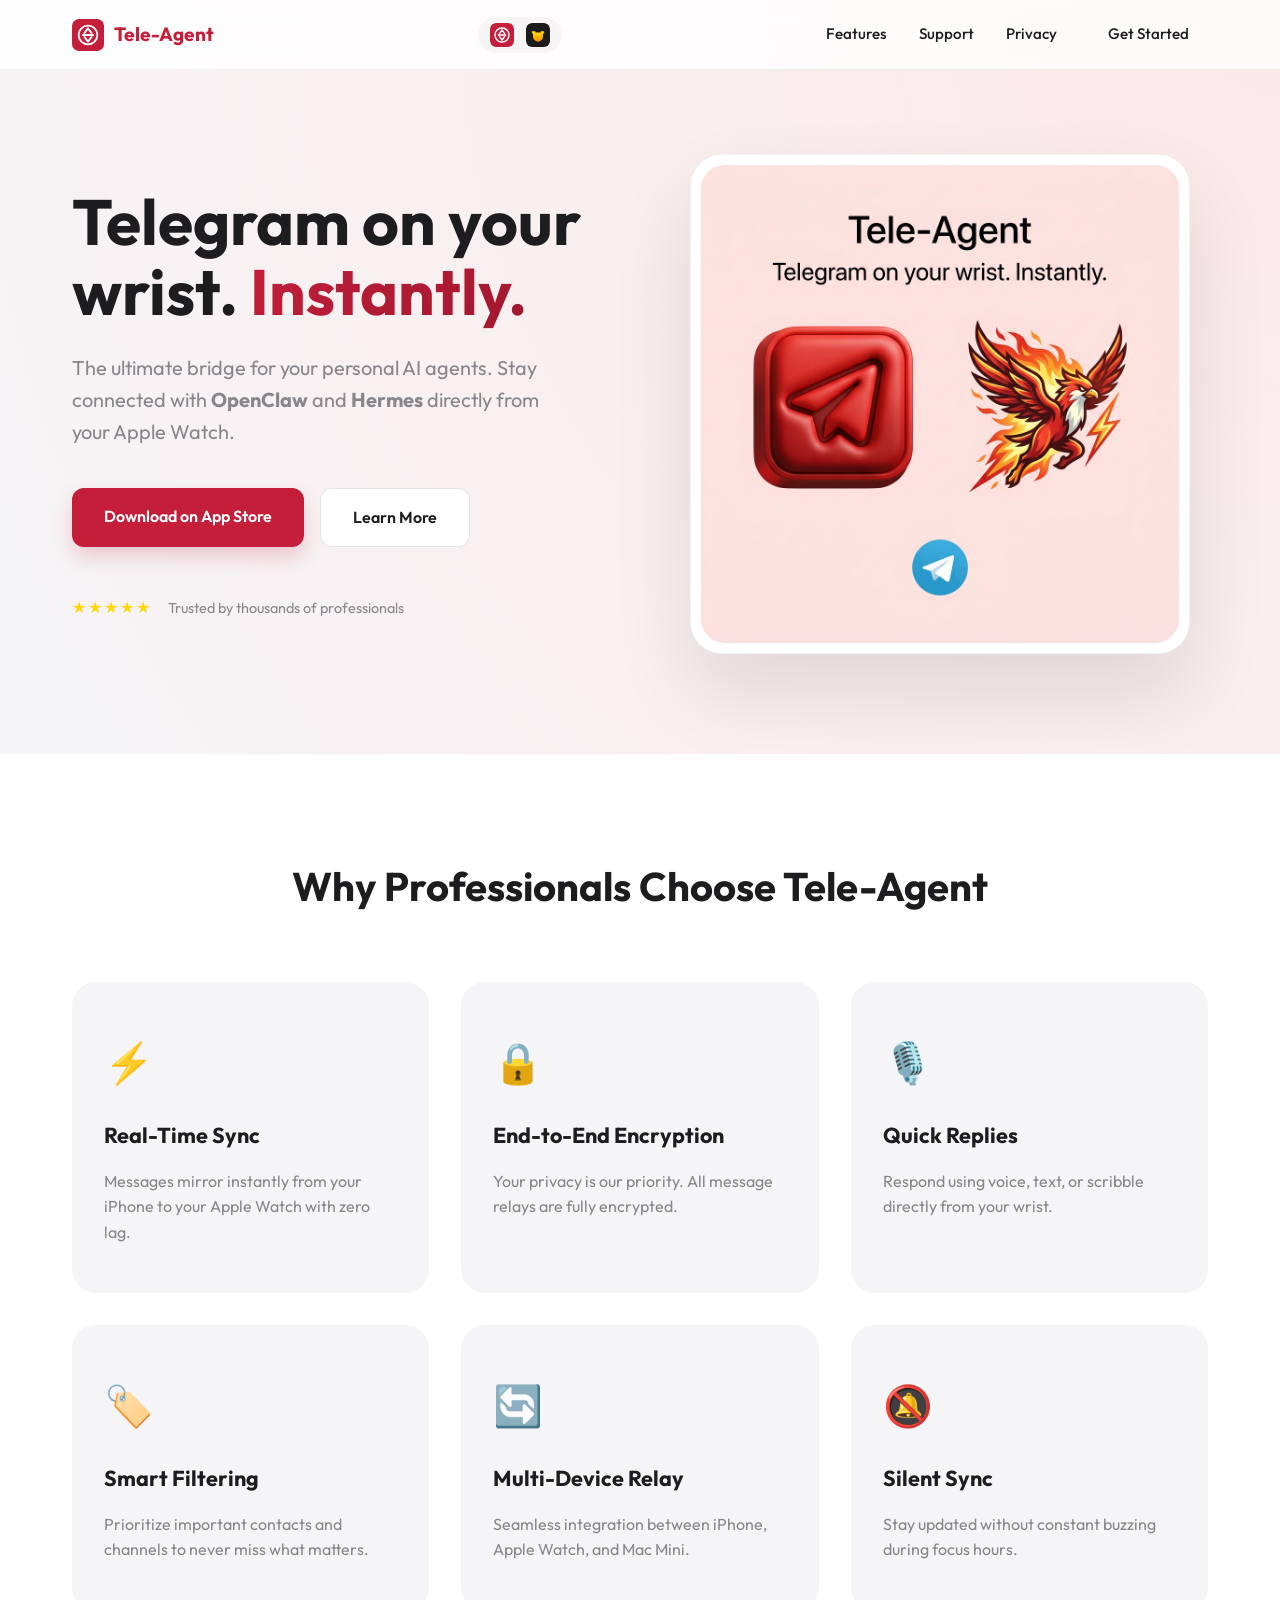
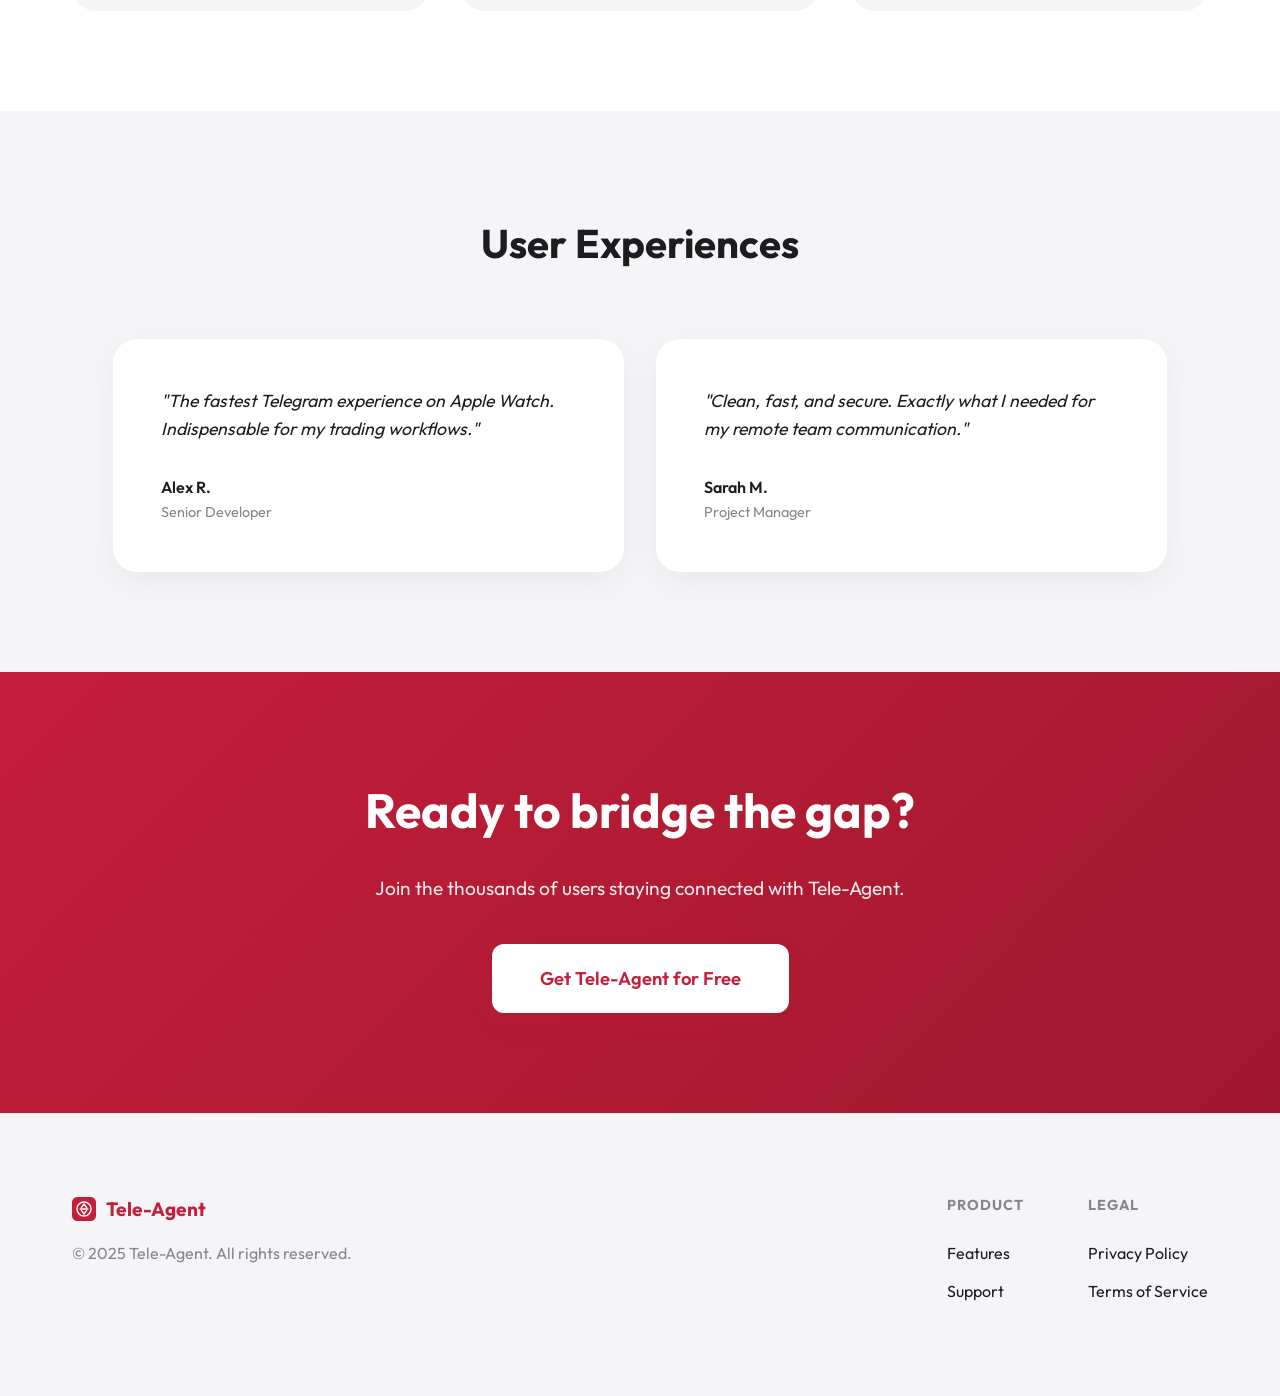
<file: index.html>
<!DOCTYPE html>
<html lang="en">
<head>
    <meta charset="UTF-8">
    <meta name="viewport" content="width=device-width, initial-scale=1.0">
    <title>Tele-Agent - Telegram on your wrist. Instantly.</title>
    <meta name="description" content="Tele-Agent seamlessly mirrors your Telegram messages between your iPhone and Apple Watch with real-time sync and encrypted relay.">
    <link rel="preconnect" href="https://fonts.googleapis.com">
    <link rel="preconnect" href="https://fonts.gstatic.com" crossorigin>
    <link href="https://fonts.googleapis.com/css2?family=Outfit:wght@300;400;600;700&display=swap" rel="stylesheet">
    <link rel="stylesheet" href="style.css">
</head>
<body>
    <nav>
        <div class="container nav-content">
            <div class="logo">
                <img src="assets/icon.svg" alt="Tele-Agent Logo" class="nav-logo">
                <span>Tele-Agent</span>
            </div>
            <div class="supported-badges">
                <img src="assets/icon.svg" alt="OpenClaw" title="OpenClaw Powered" class="agent-badge">
                <img src="assets/hermes_logo.svg" alt="Hermes" title="Hermes Powered" class="agent-badge">
            </div>
            <div class="nav-links">
                <a href="#features">Features</a>
                <a href="https://openclaw.app/support">Support</a>
                <a href="https://openclaw.app/privacy">Privacy</a>
                <a href="https://apps.apple.com" class="btn btn-small">Get Started</a>
            </div>
        </div>
    </nav>

    <header class="hero">
        <div class="container hero-content">
            <div class="hero-text">
                <h1>Telegram on your wrist. <span class="text-gradient">Instantly.</span></h1>
                <p>The ultimate bridge for your personal AI agents. Stay connected with <strong>OpenClaw</strong> and <strong>Hermes</strong> directly from your Apple Watch.</p>
                <div class="hero-btns">
                    <a href="https://apps.apple.com" class="btn btn-primary">Download on App Store</a>
                    <a href="#features" class="btn btn-secondary">Learn More</a>
                </div>
                <div class="social-proof">
                    <div class="stars">★★★★★</div>
                    <p>Trusted by thousands of professionals</p>
                </div>
            </div>
            <div class="hero-mockup">
                <div class="brand-showcase">
                    <img src="assets/screenshot_1.png" alt="Tele-Agent Brand" class="hero-image">
                </div>
            </div>
        </div>
    </header>

    <section id="features" class="features">
        <div class="container">
            <h2 class="section-title">Why Professionals Choose Tele-Agent</h2>
            <div class="features-grid">
                <div class="feature-card">
                    <div class="feature-icon">⚡</div>
                    <h3>Real-Time Sync</h3>
                    <p>Messages mirror instantly from your iPhone to your Apple Watch with zero lag.</p>
                </div>
                <div class="feature-card">
                    <div class="feature-icon">🔒</div>
                    <h3>End-to-End Encryption</h3>
                    <p>Your privacy is our priority. All message relays are fully encrypted.</p>
                </div>
                <div class="feature-card">
                    <div class="feature-icon">🎙️</div>
                    <h3>Quick Replies</h3>
                    <p>Respond using voice, text, or scribble directly from your wrist.</p>
                </div>
                <div class="feature-card">
                    <div class="feature-icon">🏷️</div>
                    <h3>Smart Filtering</h3>
                    <p>Prioritize important contacts and channels to never miss what matters.</p>
                </div>
                <div class="feature-card">
                    <div class="feature-icon">🔄</div>
                    <h3>Multi-Device Relay</h3>
                    <p>Seamless integration between iPhone, Apple Watch, and Mac Mini.</p>
                </div>
                <div class="feature-card">
                    <div class="feature-icon">🔕</div>
                    <h3>Silent Sync</h3>
                    <p>Stay updated without constant buzzing during focus hours.</p>
                </div>
            </div>
        </div>
    </section>

    <section class="testimonials">
        <div class="container">
            <h2 class="section-title">User Experiences</h2>
            <div class="testimonial-slider">
                <div class="testimonial-card">
                    <p>"The fastest Telegram experience on Apple Watch. Indispensable for my trading workflows."</p>
                    <div class="user-info">
                        <strong>Alex R.</strong>
                        <span>Senior Developer</span>
                    </div>
                </div>
                <div class="testimonial-card">
                    <p>"Clean, fast, and secure. Exactly what I needed for my remote team communication."</p>
                    <div class="user-info">
                        <strong>Sarah M.</strong>
                        <span>Project Manager</span>
                    </div>
                </div>
            </div>
        </div>
    </section>

    <section class="cta">
        <div class="container cta-content">
            <h2>Ready to bridge the gap?</h2>
            <p>Join the thousands of users staying connected with Tele-Agent.</p>
            <a href="https://apps.apple.com" class="btn btn-primary btn-large">Get Tele-Agent for Free</a>
        </div>
    </section>

    <footer>
        <div class="container footer-content">
            <div class="footer-brand">
                <div class="logo">
                     <img src="assets/icon.svg" alt="Tele-Agent Logo" class="footer-logo">
                    <span>Tele-Agent</span>
                </div>
                <p>© 2025 Tele-Agent. All rights reserved.</p>
            </div>
            <div class="footer-links">
                <div class="link-group">
                    <h4>Product</h4>
                    <a href="#features">Features</a>
                    <a href="https://openclaw.app/support">Support</a>
                </div>
                <div class="link-group">
                    <h4>Legal</h4>
                    <a href="https://openclaw.app/privacy">Privacy Policy</a>
                    <a href="https://openclaw.app/terms">Terms of Service</a>
                </div>
            </div>
        </div>
    </footer>
</body>
</html>
</file>
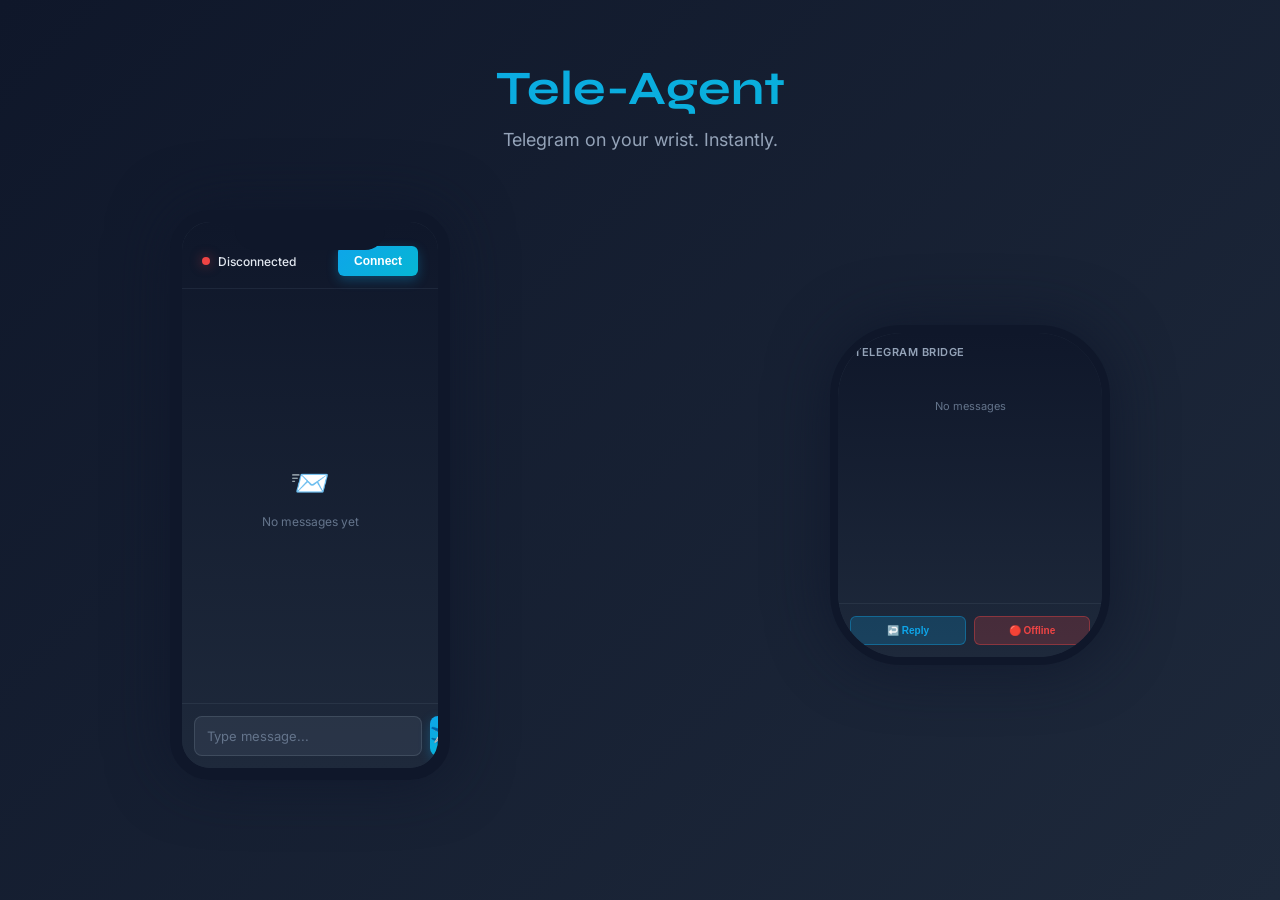
<file: app-preview.html>
<!DOCTYPE html>
<html lang="en">
<head>
    <meta charset="UTF-8">
    <meta name="viewport" content="width=device-width, initial-scale=1.0">
    <title>Tele-Agent - App Preview</title>
    <link rel="preconnect" href="https://fonts.googleapis.com">
    <link rel="preconnect" href="https://fonts.gstatic.com" crossorigin>
    <link href="https://fonts.googleapis.com/css2?family=Syne:wght@400;600;700&family=Inter:wght@400;500;600&display=swap" rel="stylesheet">
    <style>
        * {
            margin: 0;
            padding: 0;
            box-sizing: border-box;
        }

        body {
            font-family: 'Inter', sans-serif;
            background: linear-gradient(135deg, #0f172a 0%, #1e293b 100%);
            min-height: 100vh;
            display: flex;
            align-items: center;
            justify-content: center;
            padding: 40px 20px;
            color: #e2e8f0;
        }

        .container {
            width: 100%;
            max-width: 1400px;
        }

        .header {
            text-align: center;
            margin-bottom: 60px;
            animation: fadeInDown 0.8s ease-out;
        }

        .header h1 {
            font-family: 'Syne', sans-serif;
            font-size: 48px;
            font-weight: 700;
            margin-bottom: 12px;
            background: linear-gradient(135deg, #0ea5e9 0%, #06b6d4 100%);
            -webkit-background-clip: text;
            -webkit-text-fill-color: transparent;
            background-clip: text;
        }

        .header p {
            font-size: 18px;
            color: #94a3b8;
        }

        .devices-grid {
            display: grid;
            grid-template-columns: 1fr 1fr;
            gap: 80px;
            margin-bottom: 60px;
            align-items: center;
        }

        .device-wrapper {
            animation: fadeInUp 0.8s ease-out;
        }

        .device-wrapper:nth-child(2) {
            animation-delay: 0.2s;
        }

        /* iPhone Frame */
        .iphone {
            position: relative;
            width: 280px;
            height: 570px;
            margin: 0 auto;
            background: linear-gradient(135deg, #1e293b 0%, #0f172a 100%);
            border: 12px solid #0f172a;
            border-radius: 40px;
            box-shadow: 0 0 60px rgba(15, 23, 42, 0.8), inset 0 0 0 1px rgba(148, 163, 184, 0.1);
            overflow: hidden;
        }

        .iphone::before {
            content: '';
            position: absolute;
            top: 0;
            left: 50%;
            transform: translateX(-50%);
            width: 150px;
            height: 28px;
            background: #0f172a;
            border-radius: 0 0 20px 20px;
            z-index: 10;
        }

        .iphone-screen {
            width: 100%;
            height: 100%;
            display: flex;
            flex-direction: column;
            background: linear-gradient(to bottom, #0f172a, #1e293b);
            padding-top: 12px;
        }

        .status-bar {
            padding: 12px 20px;
            display: flex;
            justify-content: space-between;
            align-items: center;
            font-size: 12px;
            border-bottom: 1px solid rgba(148, 163, 184, 0.1);
        }

        .status-indicator {
            display: flex;
            align-items: center;
            gap: 8px;
            font-weight: 500;
            transition: all 0.3s ease;
        }

        .status-dot {
            width: 8px;
            height: 8px;
            border-radius: 50%;
            background: #ef4444;
            box-shadow: 0 0 12px rgba(239, 68, 68, 0.5);
            transition: all 0.3s ease;
        }

        .status-dot.connected {
            background: #10b981;
            box-shadow: 0 0 12px rgba(16, 185, 129, 0.5);
        }

        .connect-btn {
            padding: 8px 16px;
            background: linear-gradient(135deg, #0ea5e9 0%, #06b6d4 100%);
            border: none;
            border-radius: 6px;
            color: white;
            font-size: 12px;
            font-weight: 600;
            cursor: pointer;
            transition: all 0.3s ease;
            box-shadow: 0 4px 12px rgba(14, 165, 233, 0.3);
        }

        .connect-btn:hover {
            transform: translateY(-2px);
            box-shadow: 0 6px 20px rgba(14, 165, 233, 0.5);
        }

        .connect-btn:active {
            transform: translateY(0);
        }

        .messages-container {
            flex: 1;
            overflow-y: auto;
            padding: 16px 12px;
            display: flex;
            flex-direction: column;
            gap: 12px;
        }

        .messages-container::-webkit-scrollbar {
            width: 4px;
        }

        .messages-container::-webkit-scrollbar-track {
            background: transparent;
        }

        .messages-container::-webkit-scrollbar-thumb {
            background: rgba(148, 163, 184, 0.3);
            border-radius: 2px;
        }

        .empty-state {
            display: flex;
            flex-direction: column;
            align-items: center;
            justify-content: center;
            height: 100%;
            color: #64748b;
            font-size: 12px;
            text-align: center;
        }

        .message {
            display: flex;
            animation: messageSlideIn 0.4s ease-out;
        }

        .message.sent {
            justify-content: flex-end;
        }

        .message.received {
            justify-content: flex-start;
        }

        .message-bubble {
            max-width: 70%;
            padding: 10px 14px;
            border-radius: 16px;
            font-size: 13px;
            line-height: 1.4;
            word-wrap: break-word;
        }

        .message.sent .message-bubble {
            background: linear-gradient(135deg, #0ea5e9 0%, #06b6d4 100%);
            color: white;
            border-bottom-right-radius: 4px;
        }

        .message.received .message-bubble {
            background: #334155;
            color: #e2e8f0;
            border-bottom-left-radius: 4px;
        }

        .timestamp {
            font-size: 10px;
            color: #64748b;
            margin-top: 4px;
            margin-left: 8px;
            margin-right: 8px;
        }

        .input-area {
            padding: 12px;
            border-top: 1px solid rgba(148, 163, 184, 0.1);
            display: flex;
            gap: 8px;
        }

        .input-field {
            flex: 1;
            background: rgba(148, 163, 184, 0.1);
            border: 1px solid rgba(148, 163, 184, 0.2);
            border-radius: 8px;
            padding: 10px 12px;
            color: #e2e8f0;
            font-size: 13px;
            font-family: 'Inter', sans-serif;
            transition: all 0.3s ease;
        }

        .input-field:focus {
            outline: none;
            background: rgba(148, 163, 184, 0.15);
            border-color: rgba(14, 165, 233, 0.5);
            box-shadow: 0 0 12px rgba(14, 165, 233, 0.2);
        }

        .input-field::placeholder {
            color: #64748b;
        }

        .send-btn {
            width: 40px;
            height: 40px;
            background: linear-gradient(135deg, #0ea5e9 0%, #06b6d4 100%);
            border: none;
            border-radius: 8px;
            color: white;
            cursor: pointer;
            font-size: 18px;
            display: flex;
            align-items: center;
            justify-content: center;
            transition: all 0.3s ease;
            box-shadow: 0 4px 12px rgba(14, 165, 233, 0.3);
        }

        .send-btn:hover {
            transform: scale(1.05);
            box-shadow: 0 6px 16px rgba(14, 165, 233, 0.4);
        }

        .send-btn:active {
            transform: scale(0.95);
        }

        /* Apple Watch Frame */
        .watch {
            position: relative;
            width: 280px;
            height: 340px;
            margin: 0 auto;
            background: linear-gradient(135deg, #1e293b 0%, #0f172a 100%);
            border: 8px solid #0f172a;
            border-radius: 72px;
            box-shadow: 0 0 60px rgba(15, 23, 42, 0.8), inset 0 0 0 1px rgba(148, 163, 184, 0.1);
            overflow: hidden;
            display: flex;
            align-items: center;
            justify-content: center;
        }

        .watch-screen {
            width: 100%;
            height: 100%;
            display: flex;
            flex-direction: column;
            background: linear-gradient(to bottom, #0f172a, #1e293b);
            overflow: hidden;
        }

        .watch-header {
            padding: 12px 16px;
            font-size: 11px;
            font-weight: 600;
            color: #94a3b8;
            letter-spacing: 0.5px;
        }

        .watch-messages {
            flex: 1;
            overflow-y: auto;
            padding: 8px 12px;
            display: flex;
            flex-direction: column;
            gap: 8px;
        }

        .watch-messages::-webkit-scrollbar {
            width: 3px;
        }

        .watch-messages::-webkit-scrollbar-thumb {
            background: rgba(148, 163, 184, 0.3);
        }

        .watch-message {
            padding: 8px 10px;
            background: rgba(148, 163, 184, 0.1);
            border-radius: 8px;
            font-size: 11px;
            line-height: 1.3;
            border-left: 2px solid #0ea5e9;
            animation: messageSlideIn 0.4s ease-out;
        }

        .watch-message-text {
            color: #e2e8f0;
            margin-bottom: 2px;
        }

        .watch-message-time {
            font-size: 9px;
            color: #64748b;
        }

        .watch-footer {
            padding: 12px;
            display: flex;
            gap: 8px;
            border-top: 1px solid rgba(148, 163, 184, 0.1);
        }

        .watch-btn {
            flex: 1;
            padding: 8px;
            background: rgba(14, 165, 233, 0.2);
            border: 1px solid rgba(14, 165, 233, 0.4);
            border-radius: 6px;
            color: #0ea5e9;
            font-size: 10px;
            font-weight: 600;
            cursor: pointer;
            transition: all 0.3s ease;
        }

        .watch-btn:hover {
            background: rgba(14, 165, 233, 0.3);
        }

        .sync-indicator {
            position: absolute;
            top: 50%;
            left: 50%;
            transform: translate(-50%, -50%);
            opacity: 0;
            pointer-events: none;
            font-size: 24px;
            animation: syncPulse 0.6s ease-out;
        }

        .sync-indicator.active {
            animation: syncPulse 0.6s ease-out forwards;
        }

        /* Animations */
        @keyframes fadeInDown {
            from {
                opacity: 0;
                transform: translateY(-20px);
            }
            to {
                opacity: 1;
                transform: translateY(0);
            }
        }

        @keyframes fadeInUp {
            from {
                opacity: 0;
                transform: translateY(20px);
            }
            to {
                opacity: 1;
                transform: translateY(0);
            }
        }

        @keyframes messageSlideIn {
            from {
                opacity: 0;
                transform: translateY(10px);
            }
            to {
                opacity: 1;
                transform: translateY(0);
            }
        }

        @keyframes syncPulse {
            0% {
                opacity: 1;
                transform: translate(-50%, -50%) scale(0.5);
            }
            100% {
                opacity: 0;
                transform: translate(-50%, -50%) scale(2);
            }
        }

        @media (max-width: 1200px) {
            .devices-grid {
                grid-template-columns: 1fr;
                gap: 40px;
            }

            .header h1 {
                font-size: 36px;
            }
        }

        @media (max-width: 768px) {
            .devices-grid {
                gap: 30px;
            }

            .iphone, .watch {
                width: 240px;
            }

            .header h1 {
                font-size: 28px;
            }
        }
    </style>
</head>
<body>
    <div class="container">
        <div class="header">
            <h1>Tele-Agent</h1>
            <p>Telegram on your wrist. Instantly.</p>
        </div>

        <div class="devices-grid">
            <!-- iPhone -->
            <div class="device-wrapper">
                <div class="iphone">
                    <div class="iphone-screen">
                        <div class="status-bar">
                            <div class="status-indicator">
                                <span class="status-dot" id="iphoneStatusDot"></span>
                                <span id="iphoneStatusText">Disconnected</span>
                            </div>
                            <button class="connect-btn" id="connectBtn">Connect</button>
                        </div>

                        <div class="messages-container" id="iphoneMessages">
                            <div class="empty-state">
                                <div style="font-size: 32px; margin-bottom: 12px;">📨</div>
                                <div>No messages yet</div>
                            </div>
                        </div>

                        <div class="input-area">
                            <input type="text" class="input-field" id="messageInput" placeholder="Type message...">
                            <button class="send-btn" id="sendBtn">✈️</button>
                        </div>
                    </div>
                </div>
            </div>

            <!-- Apple Watch -->
            <div class="device-wrapper">
                <div class="watch">
                    <div class="watch-screen">
                        <div class="watch-header">TELEGRAM BRIDGE</div>

                        <div class="watch-messages" id="watchMessages">
                            <div style="text-align: center; color: #64748b; font-size: 11px; padding-top: 20px;">No messages</div>
                        </div>

                        <div class="watch-footer">
                            <button class="watch-btn" id="watchReplyBtn">↩️ Reply</button>
                            <button class="watch-btn" id="watchConnectBtn">✓ Connect</button>
                        </div>
                    </div>
                </div>
            </div>
        </div>
    </div>

    <script>
        const connectBtn = document.getElementById('connectBtn');
        const sendBtn = document.getElementById('sendBtn');
        const messageInput = document.getElementById('messageInput');
        const iphoneMessages = document.getElementById('iphoneMessages');
        const watchMessages = document.getElementById('watchMessages');
        const iphoneStatusDot = document.getElementById('iphoneStatusDot');
        const iphoneStatusText = document.getElementById('iphoneStatusText');
        const watchConnectBtn = document.getElementById('watchConnectBtn');
        const watchReplyBtn = document.getElementById('watchReplyBtn');

        let isConnected = false;
        let messageCount = 0;

        function updateConnectionStatus() {
            if (isConnected) {
                iphoneStatusDot.classList.add('connected');
                iphoneStatusText.textContent = 'Connected';
                connectBtn.textContent = 'Disconnect';
                watchConnectBtn.textContent = '✓ Connected';
                watchConnectBtn.style.background = 'rgba(16, 185, 129, 0.2)';
                watchConnectBtn.style.borderColor = 'rgba(16, 185, 129, 0.4)';
                watchConnectBtn.style.color = '#10b981';
            } else {
                iphoneStatusDot.classList.remove('connected');
                iphoneStatusText.textContent = 'Disconnected';
                connectBtn.textContent = 'Connect';
                watchConnectBtn.textContent = '🔴 Offline';
                watchConnectBtn.style.background = 'rgba(239, 68, 68, 0.2)';
                watchConnectBtn.style.borderColor = 'rgba(239, 68, 68, 0.4)';
                watchConnectBtn.style.color = '#ef4444';
            }
        }

        function showEmptyState() {
            if (messageCount === 0) {
                iphoneMessages.innerHTML = `
                    <div class="empty-state">
                        <div style="font-size: 32px; margin-bottom: 12px;">📨</div>
                        <div>No messages yet</div>
                    </div>
                `;
                watchMessages.innerHTML = `
                    <div style="text-align: center; color: #64748b; font-size: 11px; padding-top: 20px;">No messages</div>
                `;
            }
        }

        function addMessage(text, sent = true) {
            if (messageCount === 0) {
                iphoneMessages.innerHTML = '';
                watchMessages.innerHTML = '';
            }

            messageCount++;

            // Add to iPhone
            const messageEl = document.createElement('div');
            messageEl.className = `message ${sent ? 'sent' : 'received'}`;
            const now = new Date();
            const time = now.toLocaleTimeString('en-US', { hour: '2-digit', minute: '2-digit' });
            messageEl.innerHTML = `
                <div>
                    <div class="message-bubble">${text}</div>
                    <div class="timestamp">${time}</div>
                </div>
            `;
            iphoneMessages.appendChild(messageEl);
            iphoneMessages.scrollTop = iphoneMessages.scrollHeight;

            // Add to Watch with sync animation
            const watchMsg = document.createElement('div');
            watchMsg.className = 'watch-message';
            watchMsg.innerHTML = `
                <div class="watch-message-text">"${text.substring(0, 30)}${text.length > 30 ? '...' : ''}"</div>
                <div class="watch-message-time">${time}</div>
            `;
            watchMessages.appendChild(watchMsg);
            watchMessages.scrollTop = watchMessages.scrollHeight;

            // Simulate sync indicator
            const syncEl = document.createElement('div');
            syncEl.className = 'sync-indicator active';
            syncEl.textContent = '🔄';
            document.body.appendChild(syncEl);
            setTimeout(() => syncEl.remove(), 600);
        }

        connectBtn.addEventListener('click', () => {
            if (!isConnected && messageCount === 0) {
                isConnected = true;
                updateConnectionStatus();
                // Show sample message
                setTimeout(() => {
                    addMessage('Hey! I\'m using Tele-Agent!', true);
                }, 400);
            } else if (isConnected) {
                isConnected = false;
                updateConnectionStatus();
            }
        });

        watchConnectBtn.addEventListener('click', () => {
            connectBtn.click();
        });

        sendBtn.addEventListener('click', () => {
            const text = messageInput.value.trim();
            if (text && isConnected) {
                addMessage(text, true);
                messageInput.value = '';

                // Simulate response
                setTimeout(() => {
                    const responses = [
                        'Message received! 📱',
                        'Got it! ✨',
                        'Perfect sync! 🚀',
                        'Watch synced! ⌚'
                    ];
                    const response = responses[Math.floor(Math.random() * responses.length)];
                    addMessage(response, false);
                }, 600);
            }
        });

        messageInput.addEventListener('keypress', (e) => {
            if (e.key === 'Enter') {
                sendBtn.click();
            }
        });

        watchReplyBtn.addEventListener('click', () => {
            if (isConnected) {
                const replies = [
                    'Looks great! 👍',
                    'Thanks! 🙌',
                    'Perfect! ✨',
                    'All set! 🎉'
                ];
                const reply = replies[Math.floor(Math.random() * replies.length)];
                addMessage(reply, true);
                setTimeout(() => {
                    addMessage('Received on iPhone! 📲', false);
                }, 600);
            }
        });

        updateConnectionStatus();
    </script>
</body>
</html>
</file>
<file: style.css>
:root {
    --primary: #C41E3A;
    --primary-light: #FDE8E8;
    --primary-dark: #A0182E;
    --text: #1D1D1F;
    --text-muted: #86868B;
    --white: #FFFFFF;
    --bg: #F5F5F7;
    --glass: rgba(255, 255, 255, 0.8);
    --shadow: 0 10px 30px rgba(0, 0, 0, 0.05);
    --transition: all 0.3s cubic-bezier(0.4, 0, 0.2, 1);
}

* {
    margin: 0;
    padding: 0;
    box-sizing: border-box;
}

body {
    font-family: 'Outfit', -apple-system, BlinkMacSystemFont, sans-serif;
    background-color: var(--bg);
    color: var(--text);
    line-height: 1.6;
    overflow-x: hidden;
}

.container {
    max-width: 1200px;
    margin: 0 auto;
    padding: 0 2rem;
}

/* Nav */
nav {
    position: fixed;
    top: 0;
    width: 100%;
    z-index: 1000;
    background: var(--glass);
    backdrop-filter: blur(20px);
    border-bottom: 1px solid rgba(0,0,0,0.05);
    height: 70px;
    display: flex;
    align-items: center;
}

.nav-content {
    display: flex;
    justify-content: space-between;
    align-items: center;
    width: 100%;
}

.supported-badges {
    display: flex;
    gap: 12px;
    align-items: center;
    background: rgba(0,0,0,0.03);
    padding: 6px 12px;
    border-radius: 20px;
}

.agent-badge {
    width: 24px;
    height: 24px;
    border-radius: 6px;
    transition: var(--transition);
    cursor: help;
}

.agent-badge:hover {
    transform: scale(1.1);
}

.logo {
    display: flex;
    align-items: center;
    gap: 10px;
    font-weight: 700;
    font-size: 1.2rem;
    color: var(--primary);
}

.nav-logo {
    width: 32px;
    height: 32px;
}

.nav-links {
    display: flex;
    align-items: center;
    gap: 2rem;
}

.nav-links a {
    text-decoration: none;
    color: var(--text);
    font-size: 0.95rem;
    font-weight: 500;
    transition: var(--transition);
}

.nav-links a:hover {
    color: var(--primary);
}

/* Hero */
.hero {
    padding-top: 154px;
    padding-bottom: 100px;
    background: radial-gradient(circle at top right, var(--primary-light), transparent);
}

.hero-content {
    display: grid;
    grid-template-columns: 1fr 1fr;
    align-items: center;
    gap: 4rem;
}

h1 {
    font-size: 4rem;
    line-height: 1.1;
    margin-bottom: 1.5rem;
    font-weight: 700;
}

.text-gradient {
    background: linear-gradient(135deg, var(--primary), var(--primary-dark));
    -webkit-background-clip: text;
    -webkit-text-fill-color: transparent;
}

.hero-text p {
    font-size: 1.25rem;
    color: var(--text-muted);
    margin-bottom: 2.5rem;
    max-width: 500px;
}

.hero-btns {
    display: flex;
    gap: 1rem;
    margin-bottom: 3rem;
}

.btn {
    padding: 1rem 2rem;
    border-radius: 12px;
    text-decoration: none;
    font-weight: 600;
    transition: var(--transition);
    display: inline-block;
    cursor: pointer;
}

.btn-primary {
    background-color: var(--primary);
    color: var(--white);
    box-shadow: 0 10px 20px rgba(196, 30, 58, 0.2);
}

.btn-primary:hover {
    transform: translateY(-2px);
    box-shadow: 0 15px 30px rgba(196, 30, 58, 0.3);
}

.btn-secondary {
    background-color: var(--white);
    color: var(--text);
    border: 1px solid rgba(0,0,0,0.1);
}

.btn-secondary:hover {
    background-color: #f8f8f8;
}

.btn-small {
    padding: 0.5rem 1.2rem;
    font-size: 0.9rem;
}

.social-proof {
    display: flex;
    align-items: center;
    gap: 1rem;
}

.stars {
    color: #FFD700;
    letter-spacing: 2px;
}

.social-proof p {
    margin-bottom: 0;
    font-size: 0.9rem;
}

.hero-mockup {
    position: relative;
    display: flex;
    justify-content: center;
}

.brand-showcase {
    width: 500px;
    height: auto;
    border-radius: 32px;
    overflow: hidden;
    box-shadow: 0 40px 80px rgba(0,0,0,0.1);
    background: var(--white);
    padding: 10px;
    border: 1px solid rgba(0,0,0,0.05);
    transition: var(--transition);
}

.brand-showcase:hover {
    transform: perspective(1000px) rotateY(-5deg) rotateX(5deg);
    box-shadow: 0 60px 120px rgba(196, 30, 58, 0.15);
}

.hero-image {
    width: 100%;
    height: auto;
    border-radius: 24px;
    display: block;
}

/* Features */
.features {
    padding: 100px 0;
    background-color: var(--white);
}

.section-title {
    text-align: center;
    font-size: 2.5rem;
    margin-bottom: 4rem;
}

.features-grid {
    display: grid;
    grid-template-columns: repeat(3, 1fr);
    gap: 2rem;
}

.feature-card {
    padding: 3rem 2rem;
    background: var(--bg);
    border-radius: 24px;
    transition: var(--transition);
}

.feature-card:hover {
    transform: translateY(-10px);
    background: var(--white);
    box-shadow: var(--shadow);
}

.feature-icon {
    font-size: 2.5rem;
    margin-bottom: 1.5rem;
}

.feature-card h3 {
    font-size: 1.35rem;
    margin-bottom: 1rem;
}

.feature-card p {
    color: var(--text-muted);
}

/* Testimonials */
.testimonials {
    padding: 100px 0;
}

.testimonial-slider {
    display: flex;
    gap: 2rem;
    justify-content: center;
}

.testimonial-card {
    background: var(--white);
    padding: 3rem;
    border-radius: 24px;
    width: 45%;
    box-shadow: var(--shadow);
}

.testimonial-card p {
    font-size: 1.1rem;
    font-style: italic;
    margin-bottom: 2rem;
    color: var(--text);
}

.user-info {
    display: flex;
    flex-direction: column;
}

.user-info strong {
    font-weight: 600;
}

.user-info span {
    color: var(--text-muted);
    font-size: 0.9rem;
}

/* CTA */
.cta {
    padding: 100px 0;
    text-align: center;
    background: linear-gradient(135deg, var(--primary), var(--primary-dark));
    color: var(--white);
}

.cta h2 {
    font-size: 3rem;
    margin-bottom: 1.5rem;
}

.cta p {
    font-size: 1.2rem;
    opacity: 0.9;
    margin-bottom: 2.5rem;
}

.btn-large {
    padding: 1.25rem 3rem;
    font-size: 1.15rem;
    background: var(--white);
    color: var(--primary);
}

/* Footer */
footer {
    padding: 80px 0;
    background: var(--bg);
    border-top: 1px solid rgba(0,0,0,0.05);
}

.footer-content {
    display: flex;
    justify-content: space-between;
}

.footer-brand p {
    margin-top: 1rem;
    color: var(--text-muted);
}

.footer-logo {
    width: 24px;
    height: 24px;
}

.footer-links {
    display: flex;
    gap: 4rem;
}

.link-group h4 {
    margin-bottom: 1.5rem;
    font-size: 0.9rem;
    text-transform: uppercase;
    letter-spacing: 1px;
    color: var(--text-muted);
}

.link-group a {
    display: block;
    text-decoration: none;
    color: var(--text);
    margin-bottom: 0.75rem;
    transition: var(--transition);
}

.link-group a:hover {
    color: var(--primary);
}

@media (max-width: 968px) {
    .hero-content {
        grid-template-columns: 1fr;
        text-align: center;
    }
    .hero-text p {
        margin-left: auto;
        margin-right: auto;
    }
    .hero-btns {
        justify-content: center;
    }
    .features-grid {
        grid-template-columns: 1fr 1fr;
    }
    .testimonial-slider {
        flex-direction: column;
        align-items: center;
    }
    .testimonial-card {
        width: 100%;
    }
    h1 {
        font-size: 3rem;
    }
}

@media (max-width: 600px) {
    .features-grid {
        grid-template-columns: 1fr;
    }
    .footer-content {
        flex-direction: column;
        gap: 3rem;
    }
}
</file>
